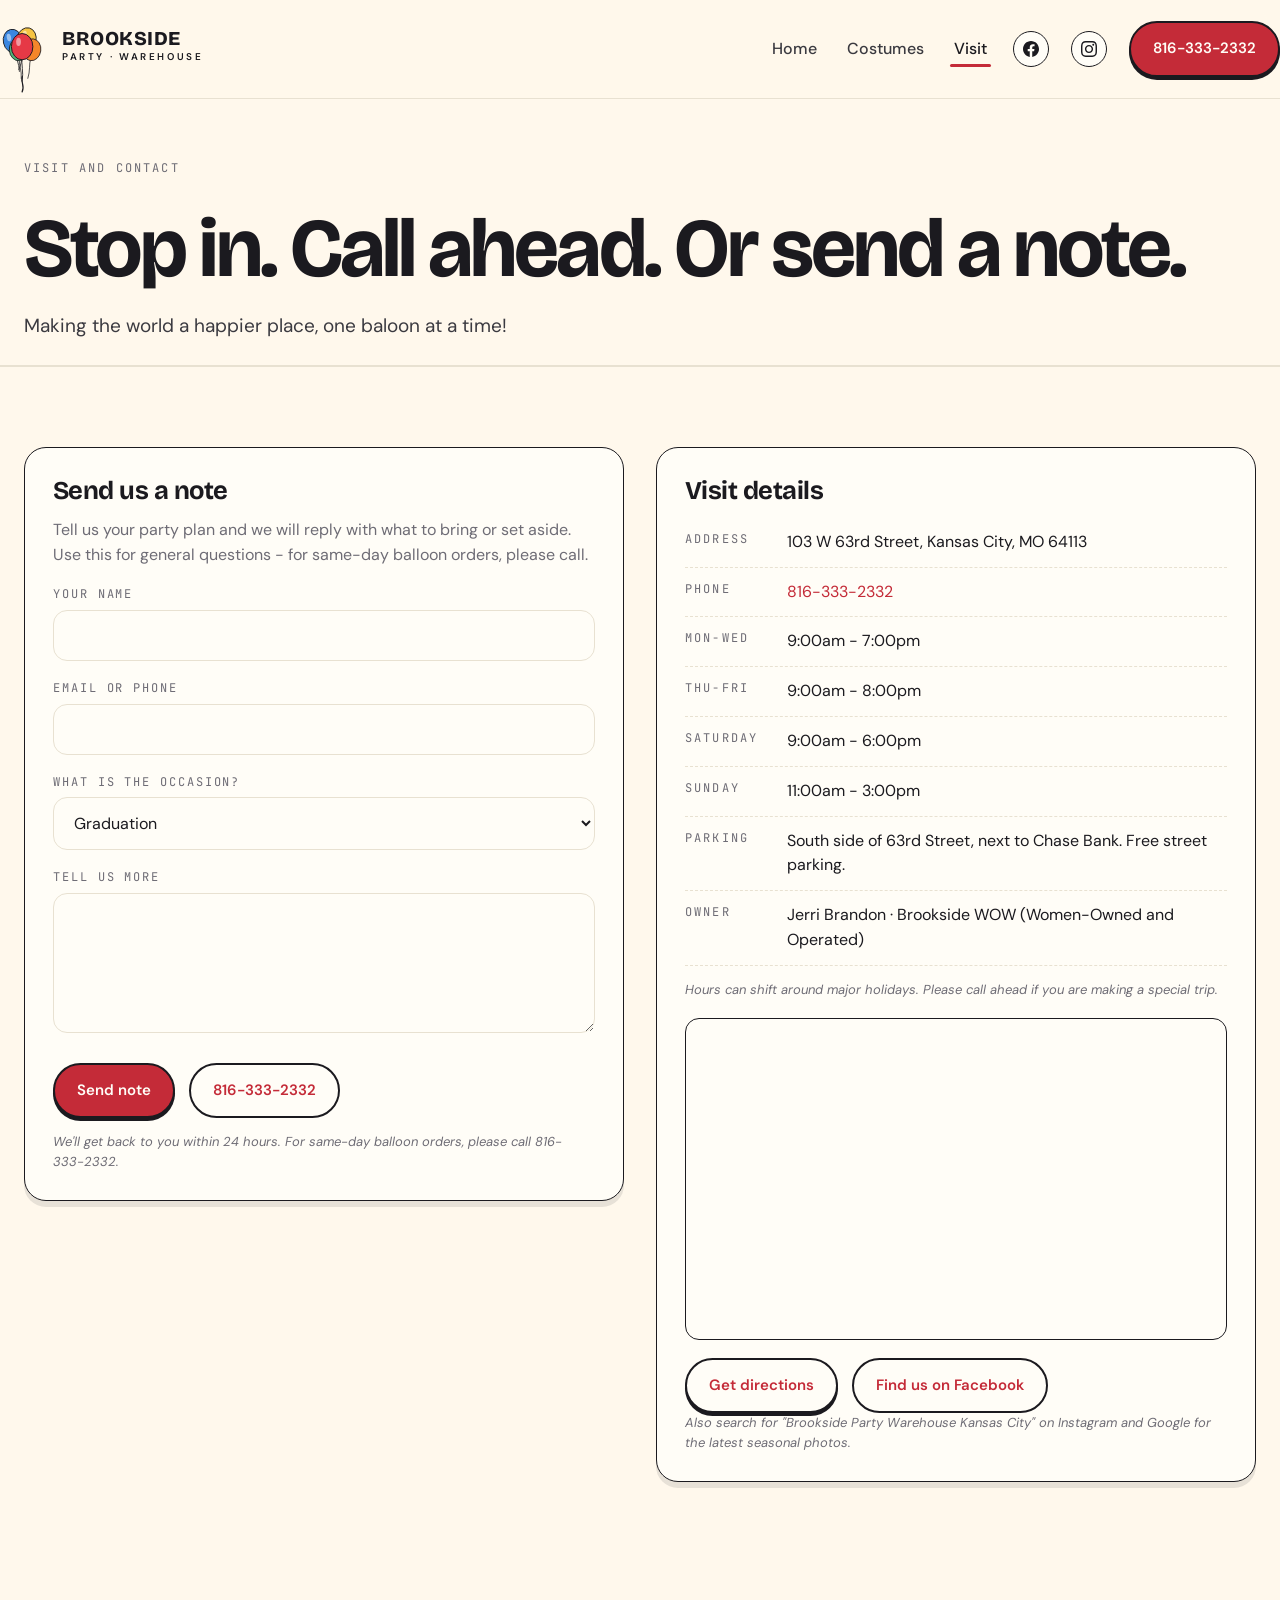
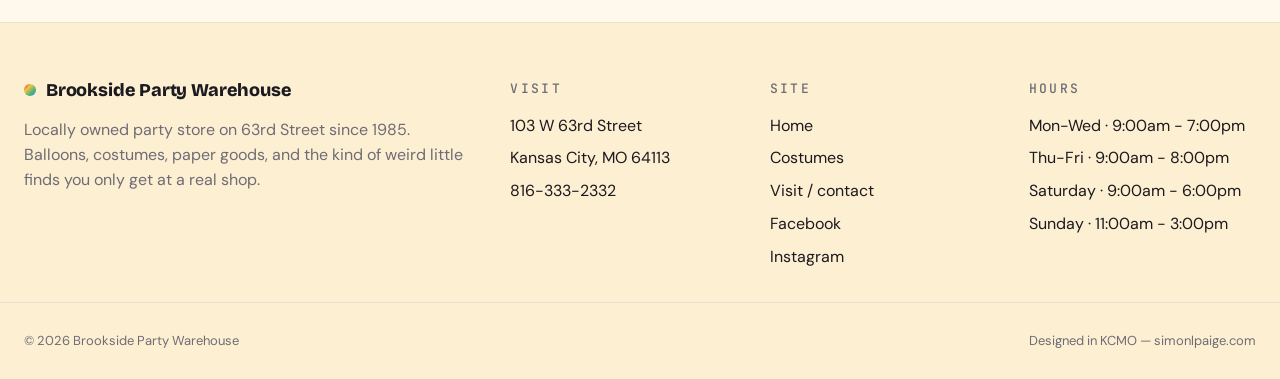
<file: contact.html>
<!DOCTYPE html>
<html lang="en">
<head>
  <meta charset="UTF-8">
  <meta name="viewport" content="width=device-width, initial-scale=1.0">
  <title>Visit &amp; Contact | Brookside Party Warehouse - 103 W 63rd St, Kansas City</title>
  <meta name="description" content="Visit Brookside Party Warehouse at 103 W 63rd Street, Kansas City, MO 64113. Call 816-333-2332. Open Mon-Wed 9am to 7pm, Thu-Fri 9am to 8pm, Saturday 9am to 6pm, and Sunday 11am to 3pm. Free parking on the south side of 63rd next to Chase Bank.">
  <meta name="theme-color" content="#FFF8EC">

  <meta property="og:title" content="Visit Brookside Party Warehouse">
  <meta property="og:description" content="103 W 63rd Street, Kansas City. Open every day. Call 816-333-2332 for balloon orders and special requests.">
  <meta property="og:type" content="website">
  <meta property="og:url" content="https://brooksideparty.com/contact.html">

  <meta name="twitter:card" content="summary_large_image">
  <meta name="twitter:title" content="Visit Brookside Party Warehouse">
  <meta name="twitter:description" content="103 W 63rd Street, Kansas City. Call 816-333-2332.">

  <link rel="canonical" href="https://brooksideparty.com/contact.html">
  <link rel="icon" href="data:image/svg+xml,%3Csvg xmlns='http://www.w3.org/2000/svg' viewBox='0 0 100 100'%3E%3Ctext y='.9em' font-size='90'%3E%F0%9F%8E%88%3C/text%3E%3C/svg%3E">

  <link rel="preconnect" href="https://fonts.googleapis.com">
  <link rel="preconnect" href="https://fonts.gstatic.com" crossorigin>
  <link href="https://fonts.googleapis.com/css2?family=Bricolage+Grotesque:wght@500;700;800&family=DM+Sans:wght@400;500;600;700&family=JetBrains+Mono:wght@400;500&family=Creepster&display=swap" rel="stylesheet">

  <link rel="stylesheet" href="style.css">

  <script type="application/ld+json">
  {
    "@context": "https://schema.org",
    "@type": "ContactPage",
    "name": "Visit and contact Brookside Party Warehouse",
    "description": "Address, phone number, hours, parking notes, and contact form for Brookside Party Warehouse at 103 W 63rd Street, Kansas City, MO.",
    "url": "https://brooksideparty.com/contact.html",
    "isPartOf": {
      "@type": "WebSite",
      "name": "Brookside Party Warehouse",
      "url": "https://brooksideparty.com/"
    },
    "about": {
      "@type": "Store",
      "name": "Brookside Party Warehouse",
      "telephone": "+1-816-333-2332",
      "url": "https://brooksideparty.com/",
      "address": {
        "@type": "PostalAddress",
        "streetAddress": "103 W 63rd St",
        "addressLocality": "Kansas City",
        "addressRegion": "MO",
        "postalCode": "64113",
        "addressCountry": "US"
      },
      "openingHoursSpecification": [
        { "@type": "OpeningHoursSpecification", "dayOfWeek": ["Monday","Tuesday","Wednesday"], "opens": "09:00", "closes": "19:00" },
        { "@type": "OpeningHoursSpecification", "dayOfWeek": ["Thursday","Friday"], "opens": "09:00", "closes": "20:00" },
        { "@type": "OpeningHoursSpecification", "dayOfWeek": "Saturday", "opens": "09:00", "closes": "18:00" },
        { "@type": "OpeningHoursSpecification", "dayOfWeek": "Sunday", "opens": "11:00", "closes": "15:00" }
      ]
    }
  }
  </script>
  <link rel="icon" type="image/svg+xml" href="/favicon.svg">
</head>
<body>
  <a class="skip" href="#main">Skip to main content</a>

  <header class="nav" role="banner">
    <div class="container nav-inner">
      <a class="brand" href="index.html" aria-label="Brookside Party Warehouse home">
        <svg viewBox="0 0 220 64" width="242" height="70" style="overflow:visible" aria-hidden="true">
          <g transform="translate(0 4) scale(0.7)">
            <g transform="translate(14 20) rotate(-12) scale(0.7)">
              <path d="M0 32 C -2 44, 3 56, 0 72" stroke="#1B1A1F" stroke-width="1.4" fill="none" stroke-linecap="round"/>
              <path d="M-3 30 L 0 36 L 3 30 Z" fill="#3A86E0" stroke="#1B1A1F" stroke-width="1" stroke-linejoin="round"/>
              <ellipse cx="0" cy="14" rx="18" ry="22" fill="#3A86E0" stroke="#1B1A1F" stroke-width="1.6"/>
              <ellipse cx="-6" cy="6" rx="4" ry="7" fill="rgba(255,255,255,0.55)" opacity="0.9"/>
            </g>
            <g transform="translate(36 18) rotate(14) scale(0.7)">
              <path d="M0 32 C -2 44, 3 56, 0 72" stroke="#1B1A1F" stroke-width="1.4" fill="none" stroke-linecap="round"/>
              <path d="M-3 30 L 0 36 L 3 30 Z" fill="#F6C443" stroke="#1B1A1F" stroke-width="1" stroke-linejoin="round"/>
              <ellipse cx="0" cy="14" rx="18" ry="22" fill="#F6C443" stroke="#1B1A1F" stroke-width="1.6"/>
              <ellipse cx="-6" cy="6" rx="4" ry="7" fill="rgba(255,255,255,0.55)" opacity="0.9"/>
            </g>
            <g transform="translate(22 32) rotate(-6) scale(0.65)">
              <path d="M0 32 C -2 44, 3 56, 0 72" stroke="#1B1A1F" stroke-width="1.4" fill="none" stroke-linecap="round"/>
              <path d="M-3 30 L 0 36 L 3 30 Z" fill="#4FB477" stroke="#1B1A1F" stroke-width="1" stroke-linejoin="round"/>
              <ellipse cx="0" cy="14" rx="18" ry="22" fill="#4FB477" stroke="#1B1A1F" stroke-width="1.6"/>
              <ellipse cx="-6" cy="6" rx="4" ry="7" fill="rgba(255,255,255,0.55)" opacity="0.9"/>
            </g>
            <g transform="translate(42 32) rotate(8) scale(0.65)">
              <path d="M0 32 C -2 44, 3 56, 0 72" stroke="#1B1A1F" stroke-width="1.4" fill="none" stroke-linecap="round"/>
              <path d="M-3 30 L 0 36 L 3 30 Z" fill="#F4862A" stroke="#1B1A1F" stroke-width="1" stroke-linejoin="round"/>
              <ellipse cx="0" cy="14" rx="18" ry="22" fill="#F4862A" stroke="#1B1A1F" stroke-width="1.6"/>
              <ellipse cx="-6" cy="6" rx="4" ry="7" fill="rgba(255,255,255,0.55)" opacity="0.9"/>
            </g>
            <g transform="translate(28 26) rotate(0) scale(0.78)">
              <path d="M0 32 C -2 44, 3 56, 0 72" stroke="#1B1A1F" stroke-width="1.4" fill="none" stroke-linecap="round"/>
              <path d="M-3 30 L 0 36 L 3 30 Z" fill="#E63946" stroke="#1B1A1F" stroke-width="1" stroke-linejoin="round"/>
              <ellipse cx="0" cy="14" rx="18" ry="22" fill="#E63946" stroke="#1B1A1F" stroke-width="1.6"/>
              <ellipse cx="-6" cy="6" rx="4" ry="7" fill="rgba(255,255,255,0.55)" opacity="0.9"/>
            </g>
            <path d="M28 76 C 26 84, 32 88, 28 96" stroke="#1B1A1F" stroke-width="1.6" fill="none" stroke-linecap="round"/>
          </g>
          <text x="56" y="28" font-family="'Bricolage Grotesque', Georgia, serif" font-weight="800" font-size="18" fill="#1B1A1F" letter-spacing="0.5">BROOKSIDE</text>
          <text x="56" y="42" font-family="'DM Sans', sans-serif" font-weight="600" font-size="9" fill="#1B1A1F" letter-spacing="2.4">PARTY · WAREHOUSE</text>
        </svg>
      </a>
      <nav aria-label="Primary">
        <ul class="nav-links">
          <li><a href="index.html">Home</a></li>
          <li><a href="spookier.html">Costumes</a></li>
          <li><a href="contact.html" aria-current="page">Visit</a></li>
          <li><a class="social-icon" href="https://www.facebook.com/brooksidepartywarehouse" target="_blank" rel="noopener" aria-label="Facebook" title="Facebook">
            <svg width="16" height="16" viewBox="0 0 24 24" fill="currentColor">
              <path d="M24 12.073c0-6.627-5.373-12-12-12s-12 5.373-12 12c0 5.99 4.388 10.954 10.125 11.854v-8.385H7.078v-3.47h3.047V9.43c0-3.007 1.792-4.669 4.533-4.669 1.312 0 2.686.235 2.686.235v2.953H15.83c-1.491 0-1.956.925-1.956 1.874v2.25h3.328l-.532 3.47h-2.796v8.385C19.612 23.027 24 18.062 24 12.073z"/>
            </svg>
          </a></li>
          <li><a class="social-icon" href="https://www.instagram.com/brooksidepartywarehouse/" target="_blank" rel="noopener" aria-label="Instagram" title="Instagram">
            <svg width="16" height="16" viewBox="0 0 24 24" fill="currentColor">
              <path d="M12 2.163c3.204 0 3.584.012 4.85.07 3.252.148 4.771 1.691 4.919 4.919.058 1.265.069 1.645.069 4.849 0 3.205-.012 3.584-.069 4.849-.149 3.225-1.664 4.771-4.919 4.919-1.266.058-1.644.07-4.85.07-3.204 0-3.584-.012-4.849-.07-3.26-.149-4.771-1.699-4.919-4.92-.058-1.265-.07-1.644-.07-4.849 0-3.204.013-3.583.07-4.849.149-3.227 1.664-4.771 4.919-4.919 1.266-.057 1.645-.069 4.849-.069zm0-2.163c-3.259 0-3.667.014-4.947.072-4.358.2-6.78 2.618-6.98 6.98-.059 1.281-.073 1.689-.073 4.948 0 3.259.014 3.668.072 4.948.2 4.358 2.618 6.78 6.98 6.98 1.281.058 1.689.072 4.948.072 3.259 0 3.668-.014 4.948-.072 4.354-.2 6.782-2.618 6.979-6.98.059-1.28.073-1.689.073-4.948 0-3.259-.014-3.667-.072-4.947-.196-4.354-2.617-6.78-6.979-6.98-1.281-.059-1.69-.073-4.949-.073zm0 5.838c-3.403 0-6.162 2.759-6.162 6.162s2.759 6.163 6.162 6.163 6.162-2.759 6.162-6.163c0-3.403-2.759-6.162-6.162-6.162zm0 10.162c-2.209 0-4-1.79-4-4 0-2.209 1.791-4 4-4s4 1.791 4 4c0 2.21-1.791 4-4 4zm6.406-11.845c-.796 0-1.441.645-1.441 1.44s.645 1.44 1.441 1.44c.795 0 1.439-.645 1.439-1.44s-.644-1.44-1.439-1.44z"/>
            </svg>
          </a></li>
          <li><a class="btn btn--primary" href="tel:+18163332332" aria-label="Call the store at 8 1 6, 3 3 3, 2 3 3 2"><span class="nav-phone-label">816-333-2332</span><span class="nav-phone-icon" aria-hidden="true">📞</span></a></li>
        </ul>
      </nav>
    </div>
  </header>

  <main id="main">
    <section class="page-head">
      <div class="container">
        <span class="eyebrow">Visit and contact</span>
        <h1 style="margin-top:14px;">Stop in. Call ahead. Or send a note.</h1>
        <p class="lede">Making the world a happier place, one baloon at a time!</p>
      </div>
    </section>

    <section class="section" aria-labelledby="contact-h">
      <div class="container">
        <h2 id="contact-h" class="visually-hidden" style="position:absolute; left:-9999px;">Contact and visit details</h2>
        <div class="contact-grid">
          <div>
            <div class="contact-card">
              <h3>Send us a note</h3>
              <p class="muted" style="margin-top:6px;">Tell us your party plan and we will reply with what to bring or set aside. Use this for general questions - for same-day balloon orders, please call.</p>
              <form id="contact-form" action="https://form-handler.simonlpaige.workers.dev" method="POST" novalidate>
                <label class="label" for="name">Your name</label>
                <input class="input" id="name" name="name" type="text" autocomplete="name" required>

                <label class="label" for="email">Email or phone</label>
                <input class="input" id="email" name="email" type="email" autocomplete="email" required>

                <label class="label" for="occasion">What is the occasion?</label>
                <select class="input" id="occasion" name="occasion">
                  <option value="graduation">Graduation</option>
                  <option value="birthday">Birthday</option>
                  <option value="wedding">Wedding</option>
                  <option value="baby-shower">Baby shower</option>
                  <option value="costume">Costume / Halloween</option>
                  <option value="balloons">Balloons / helium order</option>
                  <option value="other">Something else</option>
                </select>

                <label class="label" for="message">Tell us more</label>
                <textarea class="input" id="message" name="message" rows="5" required></textarea>
                
                <!-- Hidden fields for form routing -->
                <input type="hidden" name="_to"       value="bkspartywarehouse@gmail.com">
                <input type="hidden" name="_subject"  value="New message from Brookside Party Warehouse website">
                <input type="hidden" name="_next"     value="https://brooksideparty.com/contact.html?sent=true">
                <input type="hidden" name="_sitename" value="Brookside Party Warehouse">
                <!-- Honeypot: hidden from humans, catches bots -->
                <input type="text" name="_gotcha" style="display:none" tabindex="-1" autocomplete="off" aria-hidden="true" aria-label="Leave this empty">

                <div class="cta-row" style="margin-top:22px;">
                  <button class="btn btn--primary" type="submit">Send note</button>
                  <a class="btn btn--ghost" href="tel:+18163332332">816-333-2332</a>
                </div>
                <p class="note" style="margin-top:14px;">We'll get back to you within 24 hours. For same-day balloon orders, please call 816-333-2332.</p>

                <div id="form-success" class="form-success" hidden role="status" aria-live="polite">
                  Thanks! Your message has been sent to Brookside Party Warehouse. We'll get back to you within 24 hours. Until then, here's some confetti! 🎉
                </div>
              </form>
            </div>
          </div>

          <div>
            <div class="contact-card">
              <h3>Visit details</h3>
              <div class="row-line"><span class="k">Address</span><span>103 W 63rd Street, Kansas City, MO 64113</span></div>
              <div class="row-line"><span class="k">Phone</span><a href="tel:+18163332332">816-333-2332</a></div>
              <div class="row-line"><span class="k">Mon-Wed</span><span>9:00am - 7:00pm</span></div>
              <div class="row-line"><span class="k">Thu-Fri</span><span>9:00am - 8:00pm</span></div>
              <div class="row-line"><span class="k">Saturday</span><span>9:00am - 6:00pm</span></div>
              <div class="row-line"><span class="k">Sunday</span><span>11:00am - 3:00pm</span></div>
              <div class="row-line"><span class="k">Parking</span><span>South side of 63rd Street, next to Chase Bank. Free street parking.</span></div>
              <div class="row-line"><span class="k">Owner</span><span>Jerri Brandon &middot; Brookside WOW (Women-Owned and Operated)</span></div>
              <p class="note" style="margin-top:14px;">Hours can shift around major holidays. Please call ahead if you are making a special trip.</p>

              <div class="map-wrap">
                <iframe
                  title="Map showing Brookside Party Warehouse at 103 W 63rd Street, Kansas City, Missouri"
                  src="https://www.google.com/maps?q=103+W+63rd+St+Kansas+City+MO+64113&output=embed"
                  loading="lazy"
                  referrerpolicy="no-referrer-when-downgrade"></iframe>
              </div>

              <div class="cta-row" style="margin-top:18px;">
                <a class="btn" target="_blank" rel="noopener" href="https://www.google.com/maps/dir/?api=1&destination=103+W+63rd+St+Kansas+City+MO+64113">Get directions</a>
                <a class="btn btn--ghost" target="_blank" rel="noopener" href="https://www.facebook.com/brooksidepartywarehouse" aria-label="Brookside Party Warehouse on Facebook">Find us on Facebook</a>
              </div>
              <p class="note">Also search for "Brookside Party Warehouse Kansas City" on Instagram and Google for the latest seasonal photos.</p>
            </div>
          </div>
        </div>
      </div>
    </section>
  </main>

  <footer class="footer" role="contentinfo">
    <div class="container footer-grid">
      <div>
        <div class="brand"><span class="brand-dot" aria-hidden="true"></span> Brookside Party Warehouse</div>
        <p class="muted" style="margin-top:14px; max-width:42ch;">Locally owned party store on 63rd Street since 1985. Balloons, costumes, paper goods, and the kind of weird little finds you only get at a real shop.</p>
      </div>
      <div>
        <h4>Visit</h4>
        <ul>
          <li>103 W 63rd Street</li>
          <li>Kansas City, MO 64113</li>
          <li><a href="tel:+18163332332">816-333-2332</a></li>
        </ul>
      </div>
      <div>
        <h4>Site</h4>
        <ul>
          <li><a href="index.html">Home</a></li>
          <li><a href="spookier.html">Costumes</a></li>
          <li><a href="contact.html">Visit / contact</a></li>
          <li><a href="https://www.facebook.com/brooksidepartywarehouse" target="_blank" rel="noopener">Facebook</a></li>
          <li><a href="https://www.instagram.com/brooksidepartywarehouse/" target="_blank" rel="noopener">Instagram</a></li>
        </ul>
      </div>
      <div>
        <h4>Hours</h4>
        <ul>
          <li>Mon-Wed &middot; 9:00am - 7:00pm</li>
          <li>Thu-Fri &middot; 9:00am - 8:00pm</li>
          <li>Saturday &middot; 9:00am - 6:00pm</li>
          <li>Sunday &middot; 11:00am - 3:00pm</li>
        </ul>
      </div>
    </div>
    <div class="container footer-bottom">
      <span>&copy; <span id="yr"></span> Brookside Party Warehouse</span>
      <span class="site-credit">Designed in KCMO &mdash; <a href="https://simonlpaige.com" rel="noopener">simonlpaige.com</a></span>
    </div>
  </footer>

  <script src="confetti.js" defer></script>
  <script>
    document.addEventListener("DOMContentLoaded", function () {
      var y = document.getElementById("yr");
      if (y) y.textContent = new Date().getFullYear();

      var form = document.getElementById("contact-form");
      var success = document.getElementById("form-success");
      
      // Check if form was just submitted
      var urlParams = new URLSearchParams(window.location.search);
      if (urlParams.get('sent') === 'true') {
        if (success) {
          success.hidden = false;
          success.scrollIntoView({ behavior: "smooth", block: "center" });
        }
        if (window.Confetti) window.Confetti.burst();
      }
      
      if (form) {
        form.addEventListener("submit", function (e) {
          var name = document.getElementById("name").value.trim();
          var email = document.getElementById("email").value.trim();
          var message = document.getElementById("message").value.trim();
          if (!name || !email || !message) {
            e.preventDefault();
            alert("Please fill in your name, contact info, and message.");
            return;
          }
        });
      }
    });
  </script>
</body>
</html>
</file>
<file: style.css>
/* Brookside Party Warehouse - brand stylesheet
   Tokens from the brand style guide. Cream + rainbow + Spookier dark mode. */

:root {
  --cream: #FFF8EC;
  --cream-deep: #FDEFD2;
  --paper: #FFFDF7;

  --ink: #1B1A1F;
  --ink-soft: #3B3A40;
  --ink-mute: #6E6C75;
  --rule: #E8E1D1;

  --red: #C42B38; /* darkened from #E63946 for WCAG AA 4.5:1 with --paper text */
  --orange: #F4862A;
  --yellow: #F6C443;
  --green: #4FB477;
  --blue: #3A86E0;
  --pink: #E86A92;

  --void: #07070A;
  --void-2: #131318;
  --blood: #C8102E;
  --bone: #EDE6D2;
  --acid: #B6FF3D;

  --display: "Bricolage Grotesque", "Recoleta", Georgia, serif;
  --body: "DM Sans", "Helvetica Neue", Helvetica, Arial, sans-serif;
  --mono: "JetBrains Mono", ui-monospace, monospace;

  --r-sm: 8px;
  --r-md: 14px;
  --r-lg: 22px;
  --r-pill: 999px;
  --shadow-sm: 0 2px 0 rgba(27,26,31,0.08);
  --shadow-md: 0 6px 0 rgba(27,26,31,0.10);
  --shadow-lg: 0 14px 30px rgba(27,26,31,0.10), 0 3px 0 rgba(27,26,31,0.08);
}

* { box-sizing: border-box; }

html, body {
  margin: 0;
  padding: 0;
  background: var(--cream);
  color: var(--ink);
  font-family: var(--body);
  font-size: 16px;
  line-height: 1.55;
  -webkit-font-smoothing: antialiased;
  text-rendering: optimizeLegibility;
}

a { color: inherit; text-decoration: none; }

h1, h2, h3, h4 {
  font-family: var(--display);
  font-weight: 700;
  letter-spacing: -0.02em;
  margin: 0;
  text-wrap: balance;
}
h1 { font-size: clamp(40px, 6.5vw, 88px); line-height: 0.98; letter-spacing: -0.035em; }
h2 { font-size: clamp(30px, 4vw, 52px); line-height: 1.04; letter-spacing: -0.03em; }
h3 { font-size: clamp(20px, 2vw, 28px); line-height: 1.18; }
p  { margin: 0; text-wrap: pretty; }

img { max-width: 100%; height: auto; display: block; }

.eyebrow {
  font-family: var(--mono);
  font-size: 12px;
  letter-spacing: 0.18em;
  text-transform: uppercase;
  color: var(--ink-mute);
}

.container {
  width: 100%;
  max-width: 1280px;
  margin: 0 auto;
  padding: 0 24px;
}

/* Confetti canvas */
.confetti-canvas {
  position: fixed;
  inset: 0;
  pointer-events: none;
  z-index: 60;
}

/* Skip link */
.skip {
  position: absolute;
  left: -999px;
  top: 0;
  background: var(--ink);
  color: var(--paper);
  padding: 8px 14px;
  border-radius: var(--r-sm);
  z-index: 200;
}
.skip:focus { left: 12px; top: 12px; }

/* Top nav */
.nav {
  position: sticky;
  top: 0;
  z-index: 50;
  background: rgba(255, 248, 236, 0.86);
  backdrop-filter: saturate(140%) blur(10px);
  border-bottom: 1px solid var(--rule);
}
.nav-inner {
  display: flex;
  align-items: center;
  justify-content: space-between;
  padding: 14px 0;
  gap: 16px;
  flex-wrap: wrap;
}
@media (max-width: 640px) {
  .nav-inner { padding-left: 16px; padding-right: 16px; }
  .brand { padding-left: 0; }
}
@media (max-width: 768px) {
  .nav-inner .brand { margin-left: 8px; padding-left: 8px; }
}

/* Phone button - keep number from breaking across lines */
.nav-links .btn,
.nav-links .btn--primary {
  white-space: nowrap;
}

/* Desktop: Ensure phone button matches standard button padding */
.nav-links .btn--primary {
  padding: 14px 22px;
}
/* Override nav-link inherited color so btn--primary always shows --paper text */
.nav-links a.btn--primary { color: var(--paper); }

.nav-phone-icon { 
  display: none;
  color: #000; /* Force black for visibility on red background */
}
@media (max-width: 768px) {
  .nav-phone-label { display: none; }
  .nav-phone-icon {
    display: inline;
    font-size: 18px;
    line-height: 1;
    color: #000; /* Force black for visibility on red background */
  }
  .nav-links .btn,
  .nav-links .btn--primary {
    padding: 12px 12px;
  }
}
.brand {
  display: inline-flex;
  align-items: center;
  gap: 10px;
  font-family: var(--display);
  font-weight: 700;
  font-size: 18px;
  letter-spacing: -0.01em;
}
.brand-dot {
  width: 12px; height: 12px; border-radius: 50%;
  background: linear-gradient(135deg, var(--red), var(--yellow), var(--green), var(--blue));
}
.nav-links {
  display: flex;
  gap: 22px;
  align-items: center;
  font-weight: 500;
  list-style: none;
  padding: 0;
  margin: 0;
}
.nav-links a {
  position: relative;
  padding: 10px 4px;
  color: var(--ink-soft);
  min-height: 44px;
  display: inline-flex;
  align-items: center;
}
.nav-links a:hover { color: var(--ink); }
.nav-links a[aria-current="page"] { color: var(--ink); }
.nav-links a[aria-current="page"]::after {
  content: "";
  position: absolute;
  left: 0; right: 0; bottom: 4px;
  height: 3px;
  background: var(--red);
  border-radius: 2px;
}

/* Buttons */
.btn {
  display: inline-flex;
  align-items: center;
  gap: 10px;
  padding: 14px 22px;
  border-radius: var(--r-pill);
  font-family: var(--body);
  font-weight: 600;
  font-size: 15px;
  cursor: pointer;
  border: 2px solid var(--ink);
  background: var(--paper);
  color: var(--ink);
  box-shadow: 0 3px 0 var(--ink);
  transition: transform 120ms ease, box-shadow 120ms ease;
  min-height: 44px;
  text-align: center;
}
.btn:hover { transform: translateY(-2px); box-shadow: 0 5px 0 var(--ink); }
.btn:active { transform: translateY(1px); box-shadow: 0 1px 0 var(--ink); }
.btn:focus-visible { outline: 3px solid var(--blue); outline-offset: 3px; }
.btn--primary { background: var(--red); color: var(--paper); }
.btn--yellow  { background: var(--yellow); color: var(--ink); }
.btn--ghost   { background: transparent; box-shadow: none; }
.btn--ghost:hover { background: rgba(27,26,31,0.06); box-shadow: none; transform: none; }

/* Chips */
.chip {
  display: inline-flex;
  align-items: center;
  gap: 8px;
  padding: 7px 12px;
  border-radius: var(--r-pill);
  background: var(--paper);
  border: 1px solid var(--rule);
  font-size: 13px;
  font-weight: 500;
  color: var(--ink-soft);
}
.chip-dot {
  width: 8px; height: 8px; border-radius: 50%;
  background: var(--red);
  box-shadow: 0 0 0 3px rgba(230,57,70,0.18);
}

/* Hero */
.hero {
  position: relative;
  padding: 64px 0 56px;
}
.hero-grid {
  display: grid;
  grid-template-columns: 1.15fr 0.85fr;
  gap: 40px;
  align-items: center;
}
@media (max-width: 900px) {
  .hero-grid { grid-template-columns: 1fr; }
}
.hero h1 .pop {
  display: inline-block;
  position: relative;
  color: var(--red);
}
.hero h1 .pop::before {
  content: "";
  position: absolute;
  inset: -8px -10px;
  background: var(--yellow);
  border-radius: 60% 40% 50% 50% / 50% 60% 40% 50%;
  z-index: -1;
  transform: rotate(-2deg);
}
.lede {
  font-size: 19px;
  color: var(--ink-soft);
  max-width: 56ch;
  margin-top: 22px;
}
.cta-row {
  display: flex;
  gap: 14px;
  margin-top: 26px;
  flex-wrap: wrap;
}
.hero-card {
  background: var(--paper);
  border: 1.5px solid var(--ink);
  border-radius: var(--r-lg);
  overflow: hidden;
  box-shadow: var(--shadow-md);
}
.hero-card img {
  width: 100%;
  aspect-ratio: 4 / 3;
  object-fit: cover;
}

/* Marquee */
.marquee {
  border-top: 1px solid var(--rule);
  border-bottom: 1px solid var(--rule);
  background: var(--cream-deep);
  overflow: hidden;
  padding: 14px 0;
}
.marquee-track {
  display: flex;
  width: max-content;
  white-space: nowrap;
  animation: marquee 38s linear infinite;
  will-change: transform;
  font-family: var(--display);
  font-weight: 700;
  font-size: 22px;
  color: var(--ink);
}
.marquee-track span {
  display: inline-flex;
  align-items: center;
  gap: 14px;
  padding-right: 48px; /* spacing lives on the item, not the container — makes -50% land exactly at loop point */
}
.marquee-dot {
  width: 10px; height: 10px; border-radius: 50%;
}
@keyframes marquee {
  from { transform: translateX(0); }
  to   { transform: translateX(-50%); }
}
/* Marquee speed is set by JS (180px/s) in index.html.
   This fallback fires only if JS is disabled. */
@media (max-width: 768px) {
  .marquee-track { animation: marquee 8s linear infinite; }
}
@media (prefers-reduced-motion: reduce) {
  .marquee-track { animation: none; }
}

/* Section */
.section {
  padding: 80px 0;
  border-top: 1px solid var(--rule);
}
.section-head {
  display: flex;
  justify-content: space-between;
  align-items: end;
  gap: 24px;
  margin-bottom: 40px;
  flex-wrap: wrap;
}
.section-head .eyebrow { display: block; margin-bottom: 12px; }

/* Categories grid */
.cat-grid {
  display: grid;
  grid-template-columns: repeat(12, 1fr);
  gap: 22px;
}
.cat {
  position: relative;
  border-radius: var(--r-lg);
  padding: 28px;
  border: 1.5px solid var(--ink);
  background: var(--paper);
  overflow: hidden;
  min-height: 240px;
  display: flex;
  flex-direction: column;
  justify-content: space-between;
  transition: transform 200ms ease;
}
.cat:hover { transform: translateY(-4px) rotate(-0.4deg); }
.cat .num {
  font-family: var(--mono);
  font-size: 12px;
  letter-spacing: 0.18em;
  color: var(--ink-mute);
}
.cat h3 { font-size: clamp(22px, 2.4vw, 30px); }
.cat p { color: var(--ink-soft); margin-top: 10px; }
.cat .arrow {
  width: 40px; height: 40px;
  border-radius: 50%;
  background: var(--ink);
  color: var(--paper);
  display: grid; place-items: center;
  margin-top: 18px;
  font-size: 18px;
}
.cat--featured {
  grid-column: span 8;
  background: var(--red);
  color: var(--paper);
}
.cat--featured .num { color: rgba(255,253,247,0.8); }
.cat--featured p { color: rgba(255,253,247,0.92); }
.cat--featured .arrow { background: var(--paper); color: var(--ink); }
.cat--small { grid-column: span 4; }
.cat--med   { grid-column: span 6; }
.cat--blue { background: var(--blue); color: var(--paper); }
.cat--blue .num, .cat--blue p { color: rgba(255,253,247,0.92); }
.cat--blue .arrow { background: var(--paper); color: var(--ink); }
.cat--green { background: #3A9060; color: var(--paper); } /* #3A9060 darkened from var(--green)/#4FB477 for WCAG AA h3 large-text 3:1 */
.cat--green .num, .cat--green p { color: rgba(255,253,247,0.92); }
.cat--green .arrow { background: var(--paper); color: var(--ink); }
.cat--yellow { background: var(--yellow); color: var(--ink); }
.cat--yellow .num { color: var(--ink); } /* ink-mute on yellow fails WCAG; full ink = 10.6:1 */
@media (max-width: 900px) {
  .cat--featured, .cat--small, .cat--med { grid-column: span 12; }
}

/* Graduation feature */
.feature {
  display: grid;
  grid-template-columns: 1.1fr 0.9fr;
  gap: 28px;
  align-items: stretch;
  background: var(--cream-deep);
  border-radius: var(--r-lg);
  padding: 36px;
  border: 1.5px solid var(--ink);
  box-shadow: var(--shadow-md);
}
@media (max-width: 900px) { .feature { grid-template-columns: 1fr; padding: 28px; } }
.feature h2 { font-size: clamp(34px, 4.5vw, 60px); }
.feature ul { list-style: none; padding: 0; margin: 16px 0 0; }
.feature li {
  display: flex; gap: 12px; align-items: center;
  padding: 10px 0;
  border-bottom: 1px dashed rgba(27,26,31,0.18);
  font-size: 16px;
}
.feature li:last-child { border-bottom: 0; }
.feature li .bullet {
  width: 10px; height: 10px; border-radius: 50%;
  flex: none;
}
.feature-photo {
  border-radius: var(--r-md);
  overflow: hidden;
  border: 1.5px solid var(--ink);
}
.feature-photo img {
  width: 100%; height: 100%;
  object-fit: cover;
  aspect-ratio: 4 / 3;
}

/* Photo strip */
.photo-strip {
  display: grid;
  grid-template-columns: repeat(3, 1fr);
  gap: 18px;
  margin-top: 32px;
}
@media (max-width: 720px) { .photo-strip { grid-template-columns: 1fr 1fr; } }
.photo-strip figure {
  margin: 0;
  border-radius: var(--r-md);
  overflow: hidden;
  border: 1px solid var(--rule);
  background: var(--paper);
}
.photo-strip img {
  width: 100%;
  aspect-ratio: 4 / 3;
  object-fit: cover;
}

/* Visit / store box */
.visit {
  background: var(--ink);
  color: var(--paper);
  border-radius: var(--r-lg);
  padding: 48px;
  position: relative;
  overflow: hidden;
}
.visit > * { min-width: 0; }


.visit-row { flex-wrap: wrap; }
@media (max-width: 900px) { .visit { padding: 32px; } }
.visit h2 { color: var(--paper); }
.visit-rows { margin-top: 24px; display: grid; gap: 14px; }
.visit-row {
  display: flex; gap: 14px;
  padding: 14px 0;
  border-bottom: 1px dashed rgba(255,253,247,0.18);
}
.visit-row:last-child { border-bottom: 0; }
.visit-row .k {
  font-family: var(--mono); font-size: 12px;
  letter-spacing: 0.18em; text-transform: uppercase;
  color: rgba(255,253,247,0.6);
  min-width: 110px;
}
.visit a { color: var(--yellow); }
.visit a:hover { color: var(--paper); }

/* Visit map styling */
.visit-map-link {
  display: block;
  margin-top: 24px;
  border-radius: var(--r-md);
  overflow: hidden;
  border: 1.5px solid rgba(255,253,247,0.2);
  transition: transform 200ms ease, box-shadow 200ms ease;
  position: relative;
}
.visit-map-img {
  width: 100%;
  height: auto;
  aspect-ratio: 2/1;
  object-fit: cover;
  display: block;
}
.visit-map-link:hover {
  transform: translateY(-2px);
  box-shadow: 0 8px 24px rgba(0,0,0,0.3);
}


/* SVG map sketch (in visit block) */
.map {
  border-radius: 16px;
  overflow: hidden;
  background: linear-gradient(135deg, #2A2930 0%, #1B1A1F 100%);
  position: relative;
  min-height: 280px;
  border: 1px solid rgba(255,253,247,0.12);
  display: flex;
  align-items: stretch;
}
.map svg { width: 100%; height: auto; min-height: 280px; }

.map-link-wrap {
  display: flex;
  align-items: flex-start;
  padding-top: 8px;
}

/* Brand mark (SVG logo wrapper for nav + footer) */
.brand {
  display: inline-flex;
  align-items: center;
  gap: 10px;
  font-family: var(--display);
  font-weight: 800;
  font-size: 18px;
  letter-spacing: -0.01em;
  line-height: 1;
}
.brand svg { display: block; }
.footer .brand svg { height: 56px; width: auto; }

/* Spookier teaser (on home) */
.spookier-teaser {
  background: var(--void);
  color: var(--bone);
  border-radius: var(--r-lg);
  padding: 56px;
  position: relative;
  overflow: hidden;
  border: 1px solid #2A2A33;
}
@media (max-width: 720px) { .spookier-teaser { padding: 36px 28px; } }
.spookier-teaser h2 {
  color: var(--blood);
  font-family: "Creepster", "Bricolage Grotesque", serif;
  font-weight: 400;
  letter-spacing: 0.04em;
  font-size: clamp(46px, 6vw, 86px);
  text-shadow: 0 0 18px rgba(200,16,46,0.6), 2px 2px 0 #000;
}
.spookier-teaser .stripes {
  position: absolute; inset: 0;
  background: repeating-linear-gradient(
    180deg, transparent 0 3px, rgba(255,255,255,0.025) 3px 4px
  );
  pointer-events: none;
}
.spookier-teaser p { color: rgba(237,230,210,0.85); margin-top: 14px; max-width: 56ch; }
.spookier-teaser .btn { background: var(--blood); color: var(--bone); border-color: var(--bone); box-shadow: 0 3px 0 var(--bone); }
.spookier-teaser .btn:hover { box-shadow: 0 5px 0 var(--bone); }

/* Spookier flicker */
.flicker { animation: flicker 4.4s infinite; }
@keyframes flicker {
  0%,18%,22%,25%,53%,57%,100% { opacity: 1; }
  20%,24%,55% { opacity: 0.45; }
}
@media (prefers-reduced-motion: reduce) {
  .flicker { animation: none; }
}

/* Spookier dedicated page */
.spookier-page {
  background: var(--void);
  color: var(--bone);
  min-height: 100vh;
}
.spookier-page .nav {
  background: rgba(7,7,10,0.85);
  border-bottom: 1px solid #1F1F26;
}
.spookier-page .nav-links a { color: rgba(237,230,210,0.7); }
.spookier-page .nav-links a:hover { color: var(--bone); }
.spookier-page .nav-links a[aria-current="page"] { color: var(--blood); }
.spookier-page .nav-links a[aria-current="page"]::after { background: var(--blood); }
.spookier-page .brand-dot { background: var(--blood); }

.tz-band {
  background: #000;
  color: var(--bone);
  font-family: "Creepster", serif;
  font-size: 18px;
  letter-spacing: 0.3em;
  text-transform: uppercase;
  padding: 12px 0;
  text-align: center;
  border-top: 2px solid var(--bone);
  border-bottom: 2px solid var(--bone);
}
.tz-band.red { background: var(--blood); color: #000; border-color: #000; }

.dark-section { padding: 80px 0; border-top: 1px solid #1F1F26; }
.dark-grid {
  display: grid;
  grid-template-columns: repeat(12, 1fr);
  gap: 22px;
}
.option-card {
  background: #11111A;
  border: 1px solid #25252F;
  border-radius: var(--r-lg);
  padding: 32px;
  position: relative;
  overflow: hidden;
  color: var(--bone);
  grid-column: span 6;
}
@media (max-width: 720px) { .option-card { grid-column: span 12; } }
.option-card h3 { font-family: var(--display); color: var(--bone); font-size: 26px; }
.option-card .num { font-family: var(--mono); font-size: 12px; letter-spacing: 0.18em; color: var(--blood); }
.option-card p { color: rgba(237,230,210,0.78); margin-top: 10px; }
.option-card.tz {
  background: #000;
  border-color: var(--bone);
  grid-column: span 12;
}
.option-card.tz h3 { font-family: "Creepster", serif; font-size: clamp(32px, 4.5vw, 50px); letter-spacing: 0.04em; color: var(--bone); }

.spook-photos { display: grid; grid-template-columns: repeat(3, 1fr); gap: 14px; margin-top: 36px; }
@media (max-width: 720px) { .spook-photos { grid-template-columns: 1fr 1fr; } }
.spook-photos figure {
  margin: 0;
  aspect-ratio: 3 / 4;
  overflow: hidden;
  border-radius: var(--r-md);
  border: 1.5px solid rgba(237,230,210,0.18);
  background: #000;
}
.spook-photos figure img {
  width: 100%;
  height: 100%;
  object-fit: cover;
  object-position: top;
  filter: saturate(1.05) contrast(1.05);
}

/* Page header */
.page-head {
  padding: 56px 0 24px;
  border-bottom: 1px solid var(--rule);
}
.page-head .eyebrow { display: inline-block; margin-bottom: 16px; }

/* Contact */
.contact-grid {
  display: grid;
  grid-template-columns: 1fr 1fr;
  gap: 32px;
  align-items: start;
}
@media (max-width: 900px) { .contact-grid { grid-template-columns: 1fr; } }

.input {
  width: 100%;
  padding: 14px 16px;
  border-radius: var(--r-md);
  border: 1.5px solid var(--rule);
  background: var(--paper);
  font-family: var(--body);
  font-size: 16px;
  color: var(--ink);
  margin-top: 6px;
  min-height: 44px;
}
.input:focus { outline: none; border-color: var(--ink); box-shadow: 0 0 0 3px rgba(58,134,224,0.18); }
.label {
  display: block;
  font-family: var(--mono); font-size: 12px;
  letter-spacing: 0.16em; text-transform: uppercase;
  color: var(--ink-mute);
  margin-top: 18px;
}
textarea.input { min-height: 140px; resize: vertical; }
.form-success {
  margin-top: 20px;
  padding: 16px 18px;
  background: #F1FBF4;
  border: 1.5px solid #BFE5CC;
  border-radius: var(--r-md);
  color: #1F5B36;
  font-weight: 500;
}

.contact-card {
  background: var(--paper);
  border: 1.5px solid var(--ink);
  border-radius: var(--r-lg);
  padding: 28px;
  box-shadow: var(--shadow-md);
}
.contact-card h3 { font-family: var(--display); margin-bottom: 12px; }
.contact-card .row-line {
  display: flex; gap: 12px; padding: 12px 0;
  border-bottom: 1px dashed var(--rule);
}
.contact-card .row-line:last-child { border-bottom: 0; }
.contact-card .k {
  font-family: var(--mono); font-size: 12px;
  letter-spacing: 0.18em; text-transform: uppercase;
  color: var(--ink-mute); min-width: 90px;
}
.contact-card a { color: var(--red); }
.contact-card a:hover { text-decoration: underline; }

.map-wrap {
  margin-top: 18px;
  border-radius: var(--r-md);
  overflow: hidden;
  border: 1.5px solid var(--ink);
}
.map-wrap iframe {
  display: block;
  width: 100%;
  height: 320px;
  border: 0;
}

.visit-map-address {
  margin-top: 8px;
  color: rgba(255, 253, 247, 0.85);
  font-size: 14px;
  font-family: var(--mono);
  letter-spacing: 0.05em;
}

/* Footer */
.footer {
  border-top: 1px solid var(--rule);
  padding: 56px 0 28px;
  background: var(--cream-deep);
  margin-top: 60px;
}
.spookier-page .footer { background: #0D0D12; border-top-color: #1F1F26; }
.spookier-page .footer h4 { color: rgba(237,230,210,0.55); }
.spookier-page .footer-bottom { border-top-color: #1F1F26; color: rgba(237,230,210,0.55); }
.footer-grid {
  display: grid;
  grid-template-columns: 2fr 1fr 1fr 1fr;
  gap: 32px;
}
@media (max-width: 900px) { .footer-grid { grid-template-columns: 1fr 1fr; } }
@media (max-width: 540px) { .footer-grid { grid-template-columns: 1fr; } }
.footer h4 { font-size: 13px; font-family: var(--mono); letter-spacing: 0.18em; text-transform: uppercase; margin-bottom: 14px; color: var(--ink-mute); font-weight: 500; }
.footer ul { list-style: none; padding: 0; margin: 0; display: grid; gap: 8px; }
.footer a { color: inherit; }
.footer a:hover { color: var(--red); }
.footer-bottom {
  display: flex; justify-content: space-between; align-items: center;
  padding-top: 28px; margin-top: 32px;
  border-top: 1px solid var(--rule);
  color: var(--ink-mute);
  font-size: 13px;
  flex-wrap: wrap;
  gap: 12px;
}

/* Util */
.muted { color: var(--ink-mute); }
.row { display: flex; align-items: center; gap: 12px; flex-wrap: wrap; }
.stack { display: flex; flex-direction: column; gap: 12px; }
.note { font-size: 13px; color: var(--ink-mute); font-style: italic; }

/* Map link button */
.btn-map {
  display: inline-block;
  padding: 12px 24px;
  background: #1a1a1a;
  color: #fff;
  text-decoration: none;
  border-radius: 4px;
  font-weight: 600;
  margin-top: 16px;
}

/* Portrait photo wrapper - keeps tops visible */
.portrait-photo {
  aspect-ratio: 3 / 4;
  overflow: hidden;
  width: 100%;
}
.portrait-photo img {
  width: 100%;
  height: 100%;
  object-fit: cover;
  object-position: top;
}

/* Social icon links in nav */
.social-icon {
  display: inline-flex !important;
  align-items: center;
  justify-content: center;
  width: 36px;
  height: 36px;
  border-radius: 50%;
  background: var(--paper);
  color: var(--ink) !important;
  border: 1.5px solid var(--ink);
  font-family: var(--mono);
  font-size: 11px;
  font-weight: 700;
  letter-spacing: 0.05em;
  padding: 0 !important;
  min-height: 36px !important;
}
.social-icon:hover { background: var(--yellow); }
.social-icon svg {
  width: 16px;
  height: 16px;
  fill: currentColor;
}
.social-icon--dark {
  background: transparent;
  color: var(--bone) !important;
  border-color: var(--bone);
}
.social-icon--dark:hover { background: var(--blood); color: var(--bone) !important; }

/* Dark banner logo (Spookier page) */
.dark-banner-logo {
  background: var(--void);
  text-align: center;
  padding: 28px 16px 24px;
  border-bottom: 1px solid #1F1F26;
}
.dark-banner-logo svg {
  display: inline-block;
  max-width: 100%;
  height: auto;
}
</file>
